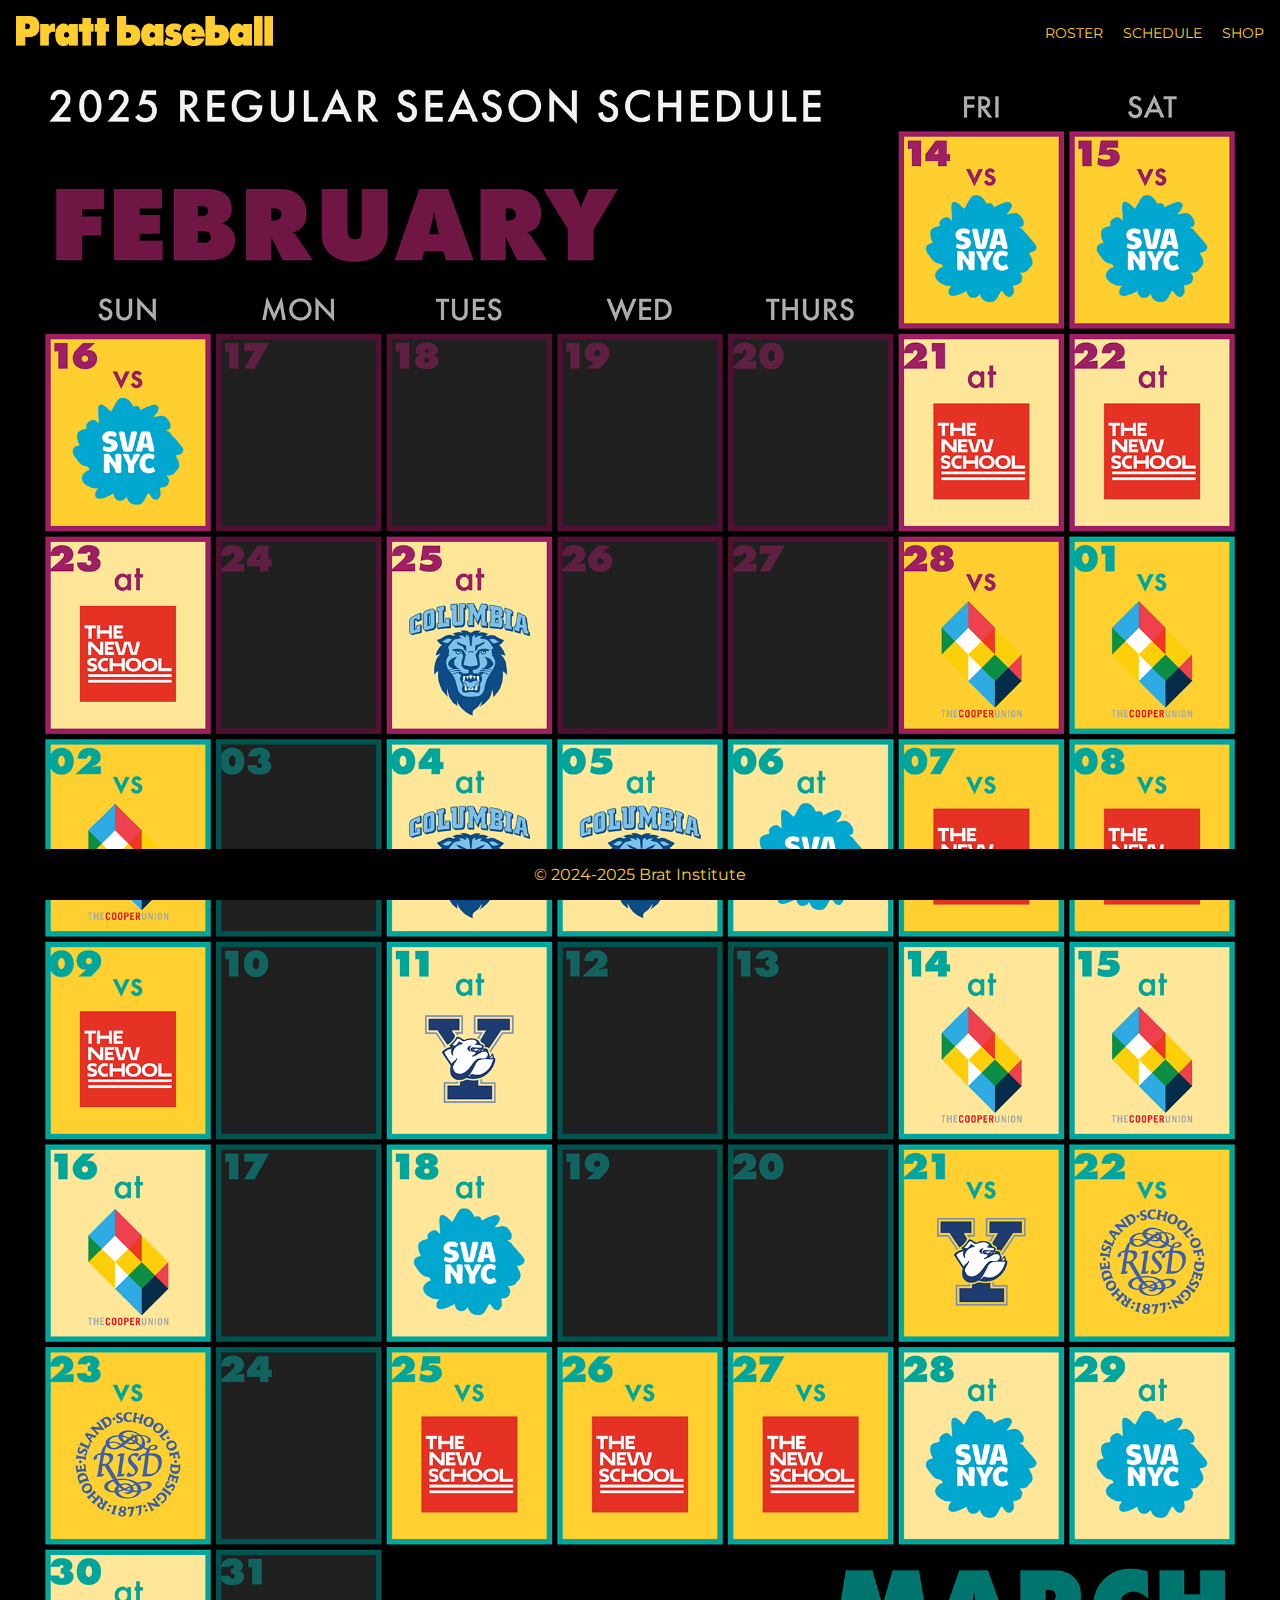
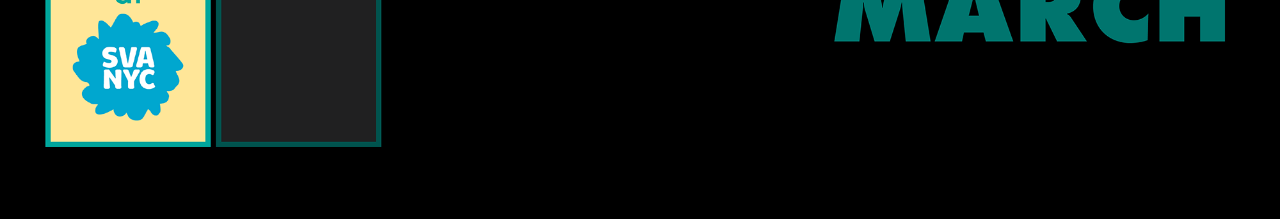
<file: index.html>
<!DOCTYPE html>
<html lang="en" style="background-color: black;">
<head>
    <meta charset="UTF-8">
    <meta name="viewport" content="width=device-width, initial-scale=1.0">
    <title>2025 Baseball Schedule</title>
    <link rel="icon" href="images/favicon.png" type="favicon">
    <link href="https://fonts.googleapis.com/css2?family=Montserrat:wght@400;700&display=swap" rel="stylesheet">
    <link rel="stylesheet" href="styles.css">
</head>
<body class="index-page" style="background-color: black;">
    <div id="header"></div>
    <script>
        fetch('header.html')
            .then(response => response.text())
            .then(data => {
                document.getElementById('header').innerHTML = data;
            });
    </script>
    <!-- <div class=title><h1>2025 Pratt Baseball regular season schedule</h1></div> -->
    <div class="container">
        <img src="images/sched.png" alt="schedule">
    </div>

    <div id="footer"></div>
    <script>
        fetch('footer.html')
            .then(response => response.text())
            .then(data => {
                document.getElementById('footer').innerHTML = data;
            });
    </script>
</body>
</html>
</file>
<file: styles.css>
* {
    margin: 0;
    padding: 0;
    box-sizing: border-box;
}

body {
    font-family: 'Montserrat', sans-serif;
    background-color: #f4f4f4;
    color: #333;
    padding-bottom: 2rem;
}

header {
    background-color: #000000;
    color: #FFCE2E;
    display: flex;
    justify-content: space-between;
    align-items: center;
    padding: 1rem;
    position: fixed;
    top: 0;
    left: 0;
    width: 100%;
    z-index: 1000;
}

.menu a {
    margin-right: 20px; /* Adds 20px of space between the items */
    color: #FFCE2E;
    text-decoration: none;
    font-size: 0.9em;
}

.menu a:last-child {
    margin-right: 0; /* Removes extra margin after the last image */
}

.menu {
    display: flex; /* Ensures that the images stay on the same line */
    align-items: center; /* Vertically aligns the items if needed */
}

.container img {
    width: 100%;
}

.container {
    padding-top: 4rem;
}

footer {
    background-color: #000000;
    color: #FFCE2E;
    text-align: center;
    padding: 1rem;
    position: fixed;
    width: 100%;
    bottom: 0;
    z-index: 1000;
}

/* Mobile */
@media (max-width: 768px) {
    .menu {
        flex-direction: column; /* Stack items vertically */
        align-items: flex-end; /* Align items to the right */
    }

    .menu a {
        margin-right: 0; /* Remove right margin */
        margin-bottom: 0.4em;
    }

    .menu a:last-child {
        margin-bottom: 0; /* Remove bottom margin for the last item */
    }

    .container {
        padding-top: 6rem;
    }
    
}
</file>
